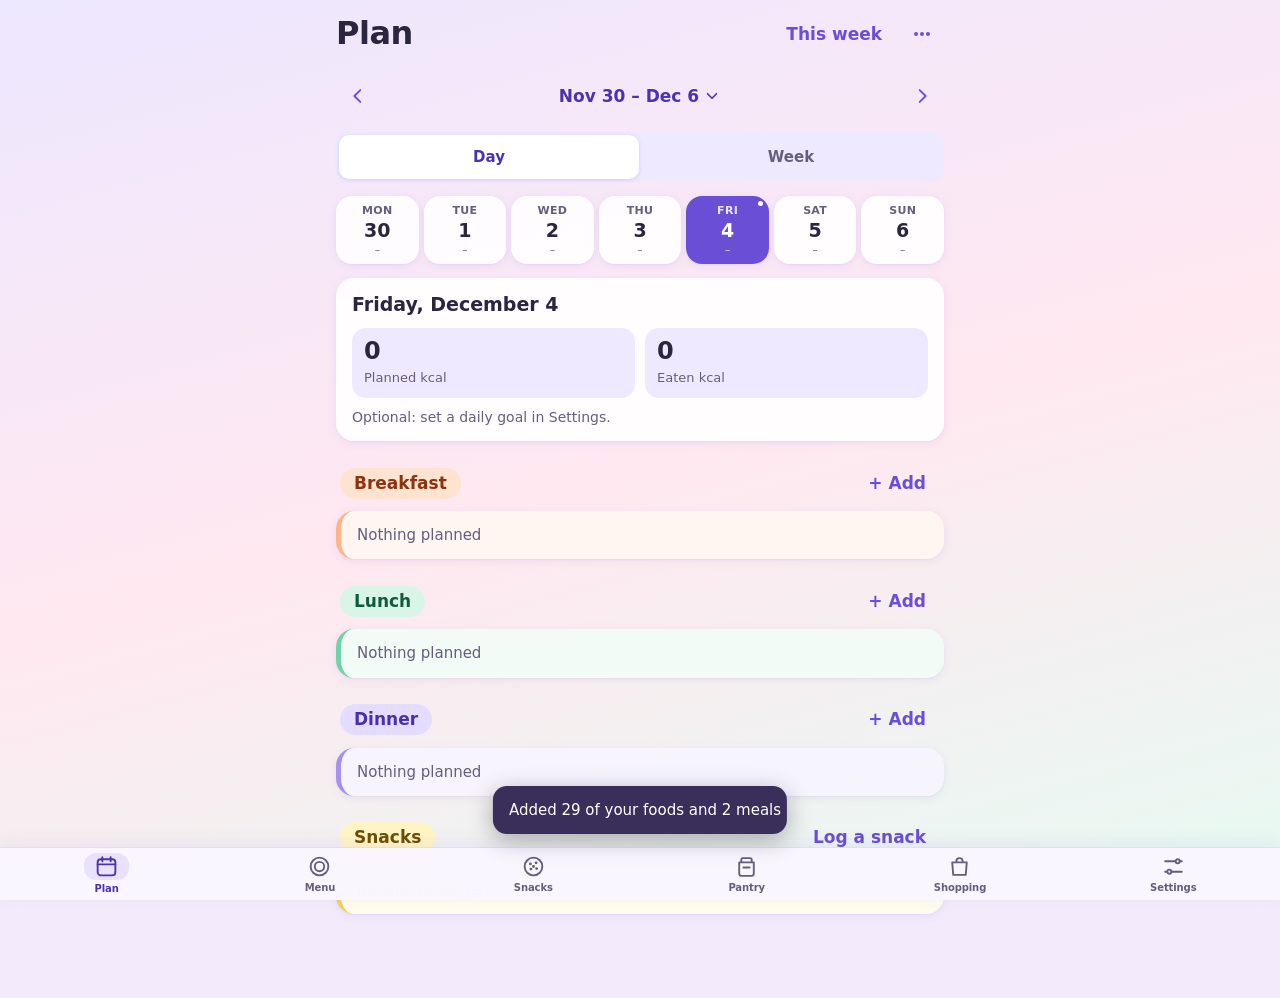
<file: index.html>
<!doctype html>
<html lang="en">
<head>
<meta charset="utf-8">
<meta name="viewport" content="width=device-width, initial-scale=1, viewport-fit=cover">
<title>Healthy Eating</title>
<meta name="description" content="Plan foods, track your pantry and keep a calm eye on calories.">
<meta name="theme-color" content="#EDE7FF">
<meta name="color-scheme" content="light">
<meta name="apple-mobile-web-app-capable" content="yes">
<meta name="mobile-web-app-capable" content="yes">
<meta name="apple-mobile-web-app-status-bar-style" content="default">
<meta name="apple-mobile-web-app-title" content="Eats">
<link rel="apple-touch-icon" href="apple-touch-icon.png">
<link rel="icon" type="image/png" href="icon-192.png">
<link rel="manifest" href="manifest.webmanifest">
<link rel="stylesheet" href="styles.css">
</head>
<body>
<main id="view" aria-live="polite"></main>

<nav id="tabbar" aria-label="Main">
  <button data-tab="plan" aria-label="Plan"><svg viewBox="0 0 24 24" aria-hidden="true"><rect x="3.5" y="5" width="17" height="15.5" rx="3"/><path d="M3.5 10h17M8 3v4M16 3v4"/></svg><span>Plan</span></button>
  <button data-tab="menu" aria-label="Menu"><svg viewBox="0 0 24 24" aria-hidden="true"><circle cx="12" cy="12" r="8.5"/><circle cx="12" cy="12" r="4.5"/></svg><span>Menu</span></button>
  <button data-tab="snacks" aria-label="Snacks"><svg viewBox="0 0 24 24" aria-hidden="true"><circle cx="12" cy="12" r="8.5"/><path stroke-width="2.8" d="M9 9.5h.01M14.5 8.5h.01M15 14h.01M9.5 14.5h.01M12 12h.01"/></svg><span>Snacks</span></button>
  <button data-tab="pantry" aria-label="Pantry"><svg viewBox="0 0 24 24" aria-hidden="true"><path d="M5 8h14v11a2 2 0 0 1-2 2H7a2 2 0 0 1-2-2zM7 8V5.5A1.5 1.5 0 0 1 8.5 4h7A1.5 1.5 0 0 1 17 5.5V8M9 13h6"/></svg><span>Pantry</span></button>
  <button data-tab="shopping" aria-label="Shopping"><svg viewBox="0 0 24 24" aria-hidden="true"><path d="M5 8h14l-1 12H6zM9 8V7a3 3 0 0 1 6 0v1"/></svg><span>Shopping</span><b id="badge" hidden>0</b></button>
  <button data-tab="settings" aria-label="Settings"><svg viewBox="0 0 24 24" aria-hidden="true"><path d="M4 7h10M18 7h2M4 17h2M10 17h10"/><circle cx="16" cy="7" r="2"/><circle cx="8" cy="17" r="2"/></svg><span>Settings</span></button>
</nav>

<div id="sheets"></div>
<div id="toast" role="status" aria-live="polite" hidden></div>
<noscript><p style="padding:24px;font-family:-apple-system,sans-serif">Healthy Eating needs JavaScript to run.</p></noscript>
<script src="seed-foods.js"></script>
<script src="emoji.js"></script>
<script src="app.js"></script>
</body>
</html>
</file>
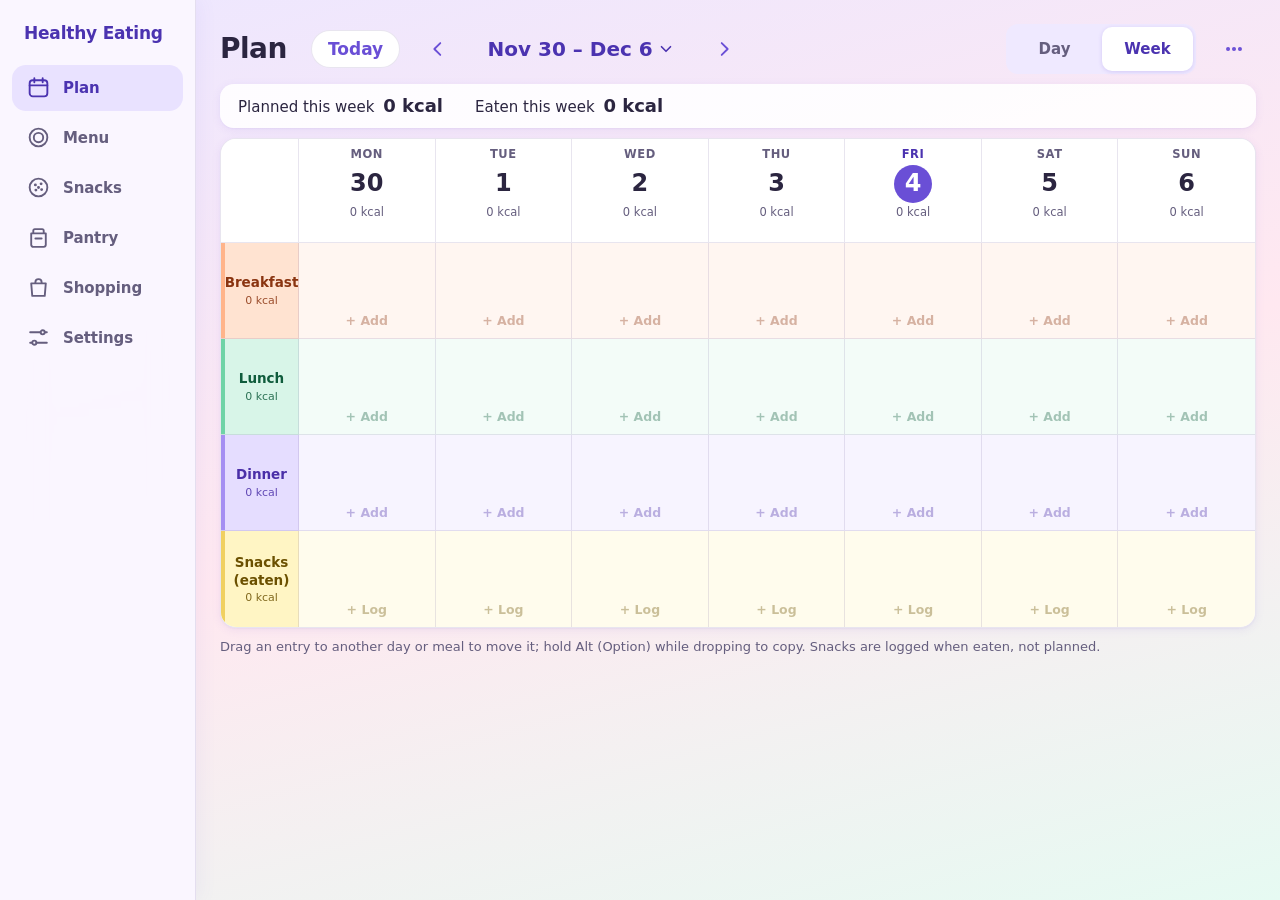
<file: laptop/index.html>
<!doctype html>
<html lang="en">
<head>
<meta charset="utf-8">
<meta name="viewport" content="width=device-width, initial-scale=1, viewport-fit=cover">
<title>Healthy Eating (Laptop)</title>
<meta name="description" content="Plan foods, track your pantry and keep a calm eye on calories.">
<meta name="theme-color" content="#EDE7FF">
<meta name="color-scheme" content="light">
<meta name="apple-mobile-web-app-capable" content="yes">
<meta name="mobile-web-app-capable" content="yes">
<meta name="apple-mobile-web-app-status-bar-style" content="default">
<meta name="apple-mobile-web-app-title" content="Eats">
<link rel="apple-touch-icon" href="apple-touch-icon.png">
<link rel="icon" type="image/png" href="icon-192.png">
<link rel="manifest" href="manifest.webmanifest">
<link rel="stylesheet" href="styles.css">
</head>
<body>
<main id="view" aria-live="polite"></main>

<nav id="tabbar" aria-label="Main">
  <button data-tab="plan" aria-label="Plan"><svg viewBox="0 0 24 24" aria-hidden="true"><rect x="3.5" y="5" width="17" height="15.5" rx="3"/><path d="M3.5 10h17M8 3v4M16 3v4"/></svg><span>Plan</span></button>
  <button data-tab="menu" aria-label="Menu"><svg viewBox="0 0 24 24" aria-hidden="true"><circle cx="12" cy="12" r="8.5"/><circle cx="12" cy="12" r="4.5"/></svg><span>Menu</span></button>
  <button data-tab="snacks" aria-label="Snacks"><svg viewBox="0 0 24 24" aria-hidden="true"><circle cx="12" cy="12" r="8.5"/><path stroke-width="2.8" d="M9 9.5h.01M14.5 8.5h.01M15 14h.01M9.5 14.5h.01M12 12h.01"/></svg><span>Snacks</span></button>
  <button data-tab="pantry" aria-label="Pantry"><svg viewBox="0 0 24 24" aria-hidden="true"><path d="M5 8h14v11a2 2 0 0 1-2 2H7a2 2 0 0 1-2-2zM7 8V5.5A1.5 1.5 0 0 1 8.5 4h7A1.5 1.5 0 0 1 17 5.5V8M9 13h6"/></svg><span>Pantry</span></button>
  <button data-tab="shopping" aria-label="Shopping"><svg viewBox="0 0 24 24" aria-hidden="true"><path d="M5 8h14l-1 12H6zM9 8V7a3 3 0 0 1 6 0v1"/></svg><span>Shopping</span><b id="badge" hidden>0</b></button>
  <button data-tab="settings" aria-label="Settings"><svg viewBox="0 0 24 24" aria-hidden="true"><path d="M4 7h10M18 7h2M4 17h2M10 17h10"/><circle cx="16" cy="7" r="2"/><circle cx="8" cy="17" r="2"/></svg><span>Settings</span></button>
</nav>

<div id="sheets"></div>
<div id="toast" role="status" aria-live="polite" hidden></div>
<noscript><p style="padding:24px;font-family:-apple-system,sans-serif">Healthy Eating needs JavaScript to run.</p></noscript>
<script src="seed-foods.js"></script>
<script src="emoji.js"></script>
<script src="app.js"></script>
</body>
</html>
</file>
<file: styles.css>
/* Always the soft pastel light theme, even when the phone is in dark mode. */
:root {
  --bg: #F3EAFB; --card: rgba(255,255,255,.88); --card-solid: #FFFFFF; --sheet: #FAF7FF;
  --text: #2B2540; --muted: #655E7E;
  --line: rgba(90,70,140,.14); --field: #EFE9FF;
  --accent: #6A4FD6; --accent-ink: #FFFFFF; --accent-soft: #E9E2FF; --accent-text: #4B33B0;
  --ok-soft: #D5F5E6; --ok-text: #0F5C3C;
  --warn-soft: #FFE0D0; --warn-text: #8A3410;
  --est-soft: #E6DEFF; --est-text: #4A2FA8;
  --danger: #B42318; --danger-soft: #FFE4E4; --track: #E8E0FA;
  --shadow: 0 2px 10px rgba(106,79,214,.09), 0 1px 2px rgba(106,79,214,.06);
  --tab-h: 52px;
  --sat: env(safe-area-inset-top, 0px); --sab: env(safe-area-inset-bottom, 0px);
  --sal: env(safe-area-inset-left, 0px); --sar: env(safe-area-inset-right, 0px);
  color-scheme: light;
}
[data-slot="breakfast"] { --slot-bg: #FFE3D1; --slot-bd: #FFB48A; --slot-ink: #8A3410; }
[data-slot="lunch"]     { --slot-bg: #D8F5E8; --slot-bd: #6FD3A6; --slot-ink: #0F5C3C; }
[data-slot="dinner"]    { --slot-bg: #E5DDFF; --slot-bd: #A58FF2; --slot-ink: #4A2FA8; }
[data-slot="snack"]     { --slot-bg: #FFF5C4; --slot-bd: #F0D060; --slot-ink: #6B5000; }
* { box-sizing: border-box; -webkit-tap-highlight-color: transparent; }
html { -webkit-text-size-adjust: 100%; background: var(--bg); }
/* fixed gradient on a pseudo-element so it does not jump on scroll (iOS ignores background-attachment: fixed) */
body::before { content: ""; position: fixed; inset: 0; z-index: -1; background: linear-gradient(165deg, #EDE7FF 0%, #FFE8F0 52%, #E6FAF2 100%); }
body {
  margin: 0; background: transparent; color: var(--text);
  font: 17px/1.35 -apple-system, BlinkMacSystemFont, "SF Pro Text", "Helvetica Neue", system-ui, sans-serif;
  -webkit-font-smoothing: antialiased; min-height: 100vh; min-height: 100dvh;
}
body.locked { overflow: hidden; }
button { font: inherit; color: inherit; background: none; border: 0; padding: 0; cursor: pointer; touch-action: manipulation; }
button:disabled { opacity: .45; cursor: default; }
input, textarea, select { font: inherit; font-size: 16px; color: var(--text); }
h1, h2, h3, p { margin: 0; }
[hidden] { display: none !important; }
:focus-visible { outline: 2px solid var(--accent); outline-offset: 2px; }

#view {
  max-width: 640px; margin: 0 auto;
  padding: calc(var(--sat) + 8px) calc(var(--sar) + 16px) calc(var(--tab-h) + var(--sab) + 32px) calc(var(--sal) + 16px);
}
.view > * + * { margin-top: 14px; }

/* header */
.top { display: flex; align-items: center; justify-content: space-between; min-height: 52px; gap: 8px; }
.top h1 { font-size: 32px; font-weight: 800; letter-spacing: -.5px; }
.top-actions { display: flex; align-items: center; gap: 4px; }
.sub { color: var(--muted); font-size: 14px; }

.icon-btn { width: 44px; height: 44px; display: inline-grid; place-items: center; border-radius: 22px; color: var(--accent); }
.icon-btn:active { background: var(--field); }
.icon-btn svg, .tick svg { width: 22px; height: 22px; fill: none; stroke: currentColor; stroke-width: 2; stroke-linecap: round; stroke-linejoin: round; }
.icon-btn.muted { color: var(--muted); }

.pill-btn { min-height: 44px; padding: 0 14px; border-radius: 22px; color: var(--accent); font-weight: 600; }
.pill-btn:active { background: var(--field); }
.btn { min-height: 48px; padding: 0 20px; border-radius: 16px; font-weight: 600; background: var(--accent); color: var(--accent-ink); display: inline-flex; align-items: center; justify-content: center; gap: 6px; }
.btn:active { filter: brightness(.92); }
.btn.secondary { background: var(--field); color: var(--text); }
.btn.tonal { background: var(--accent-soft); color: var(--accent-text); }
.btn.danger { background: var(--danger-soft); color: var(--danger); }
.btn.block { width: 100%; }

/* cards & lists */
.card { background: var(--card); border-radius: 18px; overflow: hidden; box-shadow: var(--shadow); }
.pad { padding: 14px 16px; }
.group-title { font-size: 13px; font-weight: 600; text-transform: uppercase; letter-spacing: .5px; color: var(--muted); margin: 18px 4px 6px; }
.row { display: flex; align-items: center; gap: 8px; min-height: 52px; padding: 8px 8px 8px 16px; position: relative; text-align: left; width: 100%; }
.row + .row::before { content: ""; position: absolute; top: 0; left: 16px; right: 0; border-top: .5px solid var(--line); }
.row .grow { flex: 1; min-width: 0; }
.row .name { font-weight: 500; overflow-wrap: anywhere; }
.row .meta { font-size: 13px; color: var(--muted); }
button.row:active { background: var(--field); }

.empty { text-align: center; color: var(--muted); padding: 36px 24px; font-size: 15px; }
.empty strong { display: block; color: var(--text); font-size: 17px; margin-bottom: 4px; }

/* forms */
.field { display: block; }
.field > span { display: block; font-size: 13px; font-weight: 600; color: var(--muted); margin: 0 4px 6px; }
.input { width: 100%; min-height: 48px; padding: 10px 14px; border: 0; border-radius: 12px; background: var(--field); outline: none; -webkit-appearance: none; appearance: none; }
.input:focus { box-shadow: 0 0 0 2px var(--accent); }
textarea.input { min-height: 84px; resize: vertical; }
.form-row { display: flex; gap: 8px; }
.form-row > * { flex: 1; min-width: 0; }
.form-row > .btn { flex: 0 0 auto; }
.stack > * + * { margin-top: 12px; }
.err { color: var(--danger); font-size: 14px; margin: 6px 4px 0; }
.search { position: relative; }
.search .input { padding-left: 38px; }
.search svg { position: absolute; left: 12px; top: 15px; width: 18px; height: 18px; stroke: var(--muted); fill: none; stroke-width: 2; stroke-linecap: round; }

.chips { display: flex; gap: 8px; flex-wrap: wrap; }
.chip { min-height: 36px; padding: 0 14px; border-radius: 18px; background: var(--card-solid); font-size: 15px; font-weight: 500; border: 1px solid var(--line); }
.chip[aria-pressed="true"] { background: var(--accent); color: var(--accent-ink); border-color: var(--accent); }
.seg { display: flex; background: var(--field); border-radius: 12px; padding: 3px; gap: 2px; }
.seg button { flex: 1; min-height: 44px; border-radius: 10px; font-weight: 600; font-size: 15px; color: var(--muted); }
.seg button[aria-pressed="true"] { background: var(--card-solid); color: var(--accent-text); box-shadow: 0 1px 4px rgba(106,79,214,.2); }

.tag { display: inline-block; font-size: 12.5px; font-weight: 600; padding: 2px 9px; border-radius: 10px; margin-top: 3px; max-width: 100%; overflow-wrap: anywhere; }
.tag.ok { background: var(--ok-soft); color: var(--ok-text); }
.tag.est { background: var(--est-soft); color: var(--est-text); }
.tag.warn { background: var(--warn-soft); color: var(--warn-text); }
.tag.plain { background: var(--field); color: var(--muted); }
.kcal { font-variant-numeric: tabular-nums; color: var(--muted); font-size: 15px; white-space: nowrap; padding-right: 8px; }

.toggle { min-width: 64px; min-height: 36px; padding: 0 12px; border-radius: 18px; font-weight: 600; font-size: 14px; margin-right: 4px; background: var(--ok-soft); color: var(--ok-text); }
.toggle[aria-checked="false"] { background: var(--warn-soft); color: var(--warn-text); }
.toggle-wrap { min-height: 44px; display: grid; place-items: center; }

.circle { width: 44px; height: 44px; display: grid; place-items: center; flex: none; }
.circle i { width: 26px; height: 26px; border-radius: 50%; border: 2px solid var(--muted); display: grid; place-items: center; color: transparent; transition: background .12s; }
.circle i svg { width: 15px; height: 15px; fill: none; stroke: currentColor; stroke-width: 3.2; stroke-linecap: round; stroke-linejoin: round; }
.circle[aria-checked="true"] i { background: var(--accent); border-color: var(--accent); color: var(--accent-ink); }

/* plan */
.weeknav { display: flex; align-items: center; justify-content: space-between; }
.weeknav .range { font-weight: 600; font-size: 17px; text-align: center; flex: 1; }
.days { display: grid; grid-template-columns: repeat(7, 1fr); gap: 5px; }
.day { min-height: 68px; border-radius: 16px; background: var(--card); box-shadow: var(--shadow); display: flex; flex-direction: column; align-items: center; justify-content: center; gap: 1px; padding: 6px 0; position: relative; }
.day .dow { font-size: 11px; font-weight: 600; text-transform: uppercase; color: var(--muted); letter-spacing: .3px; }
.day .num { font-size: 19px; font-weight: 700; line-height: 1.1; }
.day .tot { font-size: 10.5px; color: var(--muted); font-variant-numeric: tabular-nums; min-height: 13px; }
.day[aria-pressed="true"] { background: var(--accent); color: var(--accent-ink); }
.day[aria-pressed="true"] .dow, .day[aria-pressed="true"] .tot { color: inherit; opacity: .85; }
.day.today:not([aria-pressed="true"]) .num { color: var(--accent); }
.day.today::after { content: ""; position: absolute; top: 5px; right: 6px; width: 5px; height: 5px; border-radius: 50%; background: var(--accent); }
.day[aria-pressed="true"].today::after { background: var(--accent-ink); }

.summary .date { font-weight: 700; font-size: 19px; }
.stats { display: grid; grid-template-columns: 1fr 1fr; gap: 10px; margin-top: 10px; }
.stat { background: var(--field); border-radius: 14px; padding: 10px 12px; }
.stat b { display: block; font-size: 24px; font-weight: 700; font-variant-numeric: tabular-nums; line-height: 1.15; }
.stat span { font-size: 13px; color: var(--muted); }
.goal { margin-top: 12px; }
.goal .line { display: flex; justify-content: space-between; font-size: 15px; margin-bottom: 6px; }
.goal .line b { font-variant-numeric: tabular-nums; }
.bar { height: 10px; border-radius: 5px; background: var(--track); overflow: hidden; }
.bar > i { display: block; height: 100%; background: linear-gradient(90deg, #B7A4FF, #FF9EC4); border-radius: 5px; transition: width .25s; }

.slot-head { display: flex; align-items: center; justify-content: space-between; margin: 20px 4px 6px; min-height: 44px; }
.slot-head h2 { font-size: 17px; font-weight: 700; padding: 4px 14px; border-radius: 16px; background: var(--slot-bg, var(--field)); color: var(--slot-ink, var(--text)); }
section[data-slot] > .card { border-left: 5px solid var(--slot-bd); background: rgba(255,255,255,.88); background: color-mix(in srgb, var(--slot-bg) 28%, rgba(255,255,255,.9)); }
.slot-head .sub { margin-left: 8px; font-weight: 500; }
.slot-head .left { display: flex; align-items: baseline; }
.entry { padding-left: 2px; }
.entry .name.done { color: var(--muted); }
.slot-empty { padding: 14px 16px; color: var(--muted); font-size: 15px; }

/* tab bar */
#tabbar {
  position: fixed; left: 0; right: 0; bottom: 0; z-index: 20; display: grid; grid-template-columns: repeat(6, 1fr);
  padding: 0 var(--sar) var(--sab) var(--sal);
  background: rgba(250,246,255,.97);
  -webkit-backdrop-filter: saturate(180%) blur(20px); backdrop-filter: saturate(180%) blur(20px);
  border-top: .5px solid var(--line);
  box-shadow: 0 -4px 18px rgba(106,79,214,.08);
}
#tabbar button { height: var(--tab-h); min-width: 44px; display: flex; flex-direction: column; align-items: center; justify-content: center; gap: 2px; color: var(--muted); font-size: 10.5px; font-weight: 600; position: relative; }
#tabbar svg { width: 25px; height: 25px; fill: none; stroke: currentColor; stroke-width: 1.8; stroke-linecap: round; stroke-linejoin: round; }
#tabbar button[aria-current="page"] { color: var(--accent-text); }
#tabbar button[aria-current="page"] svg { background: var(--accent-soft); border-radius: 12px; padding: 1px 10px; box-sizing: content-box; stroke: var(--accent-text); }
#badge { position: absolute; top: 3px; left: calc(50% + 6px); min-width: 18px; height: 18px; padding: 0 5px; border-radius: 9px; background: var(--accent); color: var(--accent-ink); font-size: 11px; line-height: 18px; text-align: center; font-weight: 700; }

/* sheets */
#sheets { position: relative; z-index: 50; }
.backdrop { position: fixed; inset: 0; background: rgba(60,40,110,.32); display: flex; align-items: flex-end; justify-content: center; animation: fade .18s ease-out; }
.sheet { background: var(--sheet); width: 100%; max-width: 640px; max-height: 90vh; max-height: 90dvh; border-radius: 20px 20px 0 0; display: flex; flex-direction: column; animation: up .22s ease-out; overflow: hidden; }
.sheet-head { display: flex; align-items: center; justify-content: space-between; padding: 6px 8px 0 20px; min-height: 56px; flex: none; }
.sheet-head h2 { font-size: 20px; font-weight: 700; }
.sheet-body { overflow-y: auto; -webkit-overflow-scrolling: touch; padding: 8px 16px 16px; flex: 1; overscroll-behavior: contain; }
.sheet-foot { padding: 10px 16px calc(var(--sab) + 12px); border-top: .5px solid var(--line); background: var(--sheet); flex: none; display: flex; gap: 8px; }
.sheet-foot .btn { flex: 1; }
.sheet-body > * + * { margin-top: 14px; }
.sheet .card .row { padding-left: 14px; }
.sheet .card { box-shadow: none; background: var(--card-solid); }
@keyframes up { from { transform: translateY(40px); opacity: .6; } }
@keyframes fade { from { opacity: 0; } }

#toast { position: fixed; left: 50%; width: max-content; transform: translateX(-50%); bottom: calc(var(--tab-h) + var(--sab) + 14px); z-index: 80; background: #3A2F5B; color: #fff; border-radius: 14px; padding: 4px 6px 4px 16px; display: flex; align-items: center; gap: 4px; max-width: min(92vw, 520px); box-shadow: 0 6px 24px rgba(0,0,0,.3); font-size: 15px; min-height: 48px; }
#toast button { min-height: 44px; padding: 0 12px; color: #CFC2FF; font-weight: 700; }

.warn-banner { background: var(--warn-soft); color: var(--warn-text); border-radius: 14px; padding: 12px 14px; font-size: 14.5px; }
.pick-list { max-height: 38vh; overflow-y: auto; }
.pick-row .name { font-weight: 500; }
.pick-row[aria-checked="true"] .name { color: var(--accent-text); }
.about { text-align: center; color: var(--muted); font-size: 13px; padding: 12px 0; }
.setting-desc { color: var(--muted); font-size: 14px; margin-bottom: 10px; }
.hidden-file { position: absolute; width: 1px; height: 1px; opacity: 0; pointer-events: none; }
@media (prefers-reduced-motion: reduce) { * { animation: none !important; transition: none !important; } }

/* v1.1 additions */
.chip-row { display: flex; flex-wrap: wrap; gap: 6px; align-items: center; }
.row .rt { text-align: right; flex: none; padding-right: 8px; }
.row .rt .kcal { padding-right: 0; display: block; color: var(--text); font-weight: 600; }
.row .sv { font-size: 13px; color: var(--muted); overflow-wrap: anywhere; }
.kcal.unk { color: var(--muted); font-weight: 500; }
.note-line { font-size: 13.5px; color: var(--warn-text); background: var(--warn-soft); border-radius: 12px; padding: 7px 12px; margin-top: 10px; }
.hint { font-size: 13px; color: var(--muted); margin: 6px 4px 0; }
.cal-row { align-items: stretch; }
.cal-row .btn { min-height: 48px; padding: 0 14px; font-size: 15px; }
.input:disabled { opacity: 1; color: var(--muted); background: var(--track); }
.comp { background: var(--field); border-radius: 16px; padding: 10px; display: grid; gap: 8px; }
.comp .r1 { display: flex; gap: 6px; align-items: center; }
.comp .r1 .input, .comp .r2 .input { background: var(--card-solid); }
.comp .r1 .input { flex: 1; min-width: 0; }
.comp .r2 { display: grid; grid-template-columns: 1fr 96px 48px; gap: 6px; }
.comp .r2 .btn { padding: 0; min-height: 48px; }
.comp .r2 .btn svg, .cal-row .btn svg { width: 20px; height: 20px; fill: none; stroke: currentColor; stroke-width: 2; stroke-linecap: round; }
.comp select.input { padding-right: 8px; }
.total-line { display: flex; justify-content: space-between; align-items: baseline; padding: 8px 4px 0; font-weight: 600; }
.total-line b { font-size: 20px; font-variant-numeric: tabular-nums; }
.stepper { display: grid; gap: 10px; }
.stepper .chips { gap: 6px; }
.stepper .chip { min-width: 52px; padding: 0 12px; font-size: 16px; }
.step-ctl { display: flex; align-items: center; justify-content: center; gap: 14px; }
.step-ctl button { width: 48px; height: 48px; border-radius: 24px; background: var(--accent-soft); color: var(--accent-text); display: grid; place-items: center; }
.step-ctl button svg { width: 22px; height: 22px; fill: none; stroke: currentColor; stroke-width: 2.4; stroke-linecap: round; }
.step-ctl output { min-width: 84px; text-align: center; font-size: 26px; font-weight: 700; font-variant-numeric: tabular-nums; }
.preview { text-align: center; color: var(--accent-text); font-weight: 600; background: var(--accent-soft); border-radius: 12px; padding: 8px 10px; overflow-wrap: anywhere; }
.lk-status { color: var(--muted); font-size: 14.5px; padding: 4px; }
.lk-status.bad { color: var(--warn-text); background: var(--warn-soft); border-radius: 12px; padding: 10px 12px; }
.lk-list .row { align-items: flex-start; padding-top: 10px; padding-bottom: 10px; }
.src { display: inline-block; font-size: 11.5px; font-weight: 700; padding: 1px 8px; border-radius: 9px; margin-right: 6px; }
.src.off { background: var(--ok-soft); color: var(--ok-text); }
.src.usda { background: var(--est-soft); color: var(--est-text); }
.attrib { text-align: center; font-size: 12px; color: var(--muted); }
.attrib a { color: var(--accent-text); }
.big-kcal { font-size: 28px; font-weight: 700; }
.ing-row .amt { font-size: 13px; color: var(--muted); overflow-wrap: anywhere; }
select.input { background-image: url("data:image/svg+xml,%3Csvg xmlns='http://www.w3.org/2000/svg' viewBox='0 0 24 24' fill='none' stroke='%23655E7E' stroke-width='2.4' stroke-linecap='round' stroke-linejoin='round'%3E%3Cpath d='M6 9l6 6 6-6'/%3E%3C/svg%3E"); background-repeat: no-repeat; background-position: right 12px center; background-size: 18px; padding-right: 38px; }

/* ===== v1.2: pictures, meals, missing ingredients, week planning ===== */
:root { --need-bg: #FFE4E1; --need-bd: #E08AA0; --need-ink: #8A1538; }

.tile { --ts: 48px; width: var(--ts); height: var(--ts); border-radius: calc(var(--ts) * .3); display: grid; place-items: center; flex: none; overflow: hidden;
  background: var(--tb, #E9E2FF); font-size: calc(var(--ts) * .56); line-height: 1; box-shadow: inset 0 0 0 1px rgba(90,70,140,.08);
  font-family: "Apple Color Emoji", "Segoe UI Emoji", "Noto Color Emoji", sans-serif; user-select: none; -webkit-user-select: none; }
.tile img { width: 100%; height: 100%; object-fit: cover; display: block; }
.t24 { --ts: 24px; } .t32 { --ts: 32px; } .t36 { --ts: 36px; } .t44 { --ts: 44px; } .t52 { --ts: 52px; } .t72 { --ts: 72px; } .t120 { --ts: 120px; }
.row.has-tile { gap: 12px; padding-left: 12px; }
.row.entry { gap: 6px; }
.sheet .card .row.has-tile { padding-left: 12px; }
.sv.clamp { display: -webkit-box; -webkit-line-clamp: 2; -webkit-box-orient: vertical; overflow: hidden; }

/* missing ingredients: warm rose card with a dashed border and a cart line */
.row.needs { background: var(--need-bg); border: 1.5px dashed var(--need-bd); border-radius: 14px; margin: 4px 6px; width: calc(100% - 12px); padding-right: 6px; }
.row.needs::before, .row.needs + .row::before { display: none; }
button.row.needs:active { background: #FFD3CF; }
.sheet .card .row.needs { background: var(--need-bg); }
.pickup { display: inline-flex; align-items: flex-start; gap: 5px; font-size: 13px; font-weight: 600; line-height: 1.3; color: var(--need-ink); text-align: left; margin-top: 3px; max-width: 100%; overflow-wrap: anywhere; }
.pickup svg { width: 14px; height: 14px; flex: none; margin-top: 2px; fill: none; stroke: currentColor; stroke-width: 2; stroke-linecap: round; stroke-linejoin: round; }
button.pickup { min-height: 28px; padding: 3px 0; text-decoration: underline dotted; text-underline-offset: 3px; }
.row.needs .name, .wk-entry.needs .nm { color: #3B1020; }

/* picture buttons and picker */
.pic-btn { display: flex; flex-direction: column; align-items: center; gap: 3px; flex: none; border-radius: 22px; }
.pic-btn:active { opacity: .8; }
.pic-hint { font-size: 12px; font-weight: 600; color: var(--accent-text); }
.form-row.pic-row { align-items: center; }
.form-row.pic-row > .pic-btn { flex: 0 0 auto; }
.emoji-grid { display: grid; grid-template-columns: repeat(6, 1fr); gap: 6px; }
.emoji-grid button { height: 48px; border-radius: 12px; background: var(--card-solid); font-size: 26px; line-height: 1; border: 1px solid var(--line); font-family: "Apple Color Emoji", "Segoe UI Emoji", "Noto Color Emoji", sans-serif; }
.emoji-grid button:active { background: var(--accent-soft); }
.btn svg { width: 20px; height: 20px; fill: none; stroke: currentColor; stroke-width: 2; stroke-linecap: round; stroke-linejoin: round; }
.detail-top { display: grid; justify-items: center; gap: 6px; text-align: center; }
.detail-top .chip-row { justify-content: center; }
.pick-head { display: flex; align-items: center; gap: 12px; }
.pick-head .grow { min-width: 0; }
.pick-head .sv { overflow-wrap: anywhere; font-size: 13px; color: var(--muted); }

/* meal editor */
.mi { background: var(--card-solid); border: 1px solid var(--line); border-radius: 16px; padding: 10px; display: grid; gap: 10px; }
.mi-top { display: flex; align-items: center; gap: 10px; }
.mi-top .grow { flex: 1; min-width: 0; }
.mi-top .name { font-weight: 500; overflow-wrap: anywhere; }
.mi-top .sv { font-size: 13px; color: var(--muted); overflow-wrap: anywhere; }
.mi-top .kcal { padding-right: 0; }
.mi .stepper .chip { min-width: 46px; padding: 0 10px; }

/* plan: week title button, week overview */
.weeknav .range-btn { display: inline-flex; align-items: center; justify-content: center; gap: 4px; min-height: 44px; color: var(--accent-text); }
.weeknav .range-btn svg { width: 18px; height: 18px; fill: none; stroke: currentColor; stroke-width: 2.2; stroke-linecap: round; stroke-linejoin: round; }
.wk-sum { display: flex; justify-content: space-between; align-items: baseline; }
.wk-sum b { font-size: 20px; font-variant-numeric: tabular-nums; }
.daycard { padding: 4px 12px 6px; }
.daycard.today { box-shadow: 0 0 0 2px var(--accent), var(--shadow); }
.dc-head { display: flex; align-items: center; justify-content: space-between; gap: 8px; min-height: 48px; }
.dc-name { min-height: 44px; display: inline-flex; align-items: baseline; gap: 8px; text-align: left; color: var(--accent-text); }
.dc-name b { font-size: 19px; font-weight: 800; }
.dc-name span { font-size: 15px; color: var(--muted); font-weight: 500; }
.dc-tot { font-size: 14px; font-weight: 600; font-variant-numeric: tabular-nums; color: var(--muted); text-align: right; }
.dc-tot.over { color: var(--warn-text); }
.pill { font-size: 13px; font-weight: 700; padding: 3px 11px; border-radius: 12px; background: var(--slot-bg); color: var(--slot-ink); }
.wk-empty { display: flex; align-items: center; justify-content: space-between; width: 100%; min-height: 44px; border-top: .5px solid var(--line); text-align: left; }
.wk-add { color: var(--accent-text); font-weight: 600; font-size: 14px; padding-right: 4px; }
.wk-slot { border-top: .5px solid var(--line); padding-bottom: 4px; }
.wk-hd { display: flex; align-items: center; gap: 8px; min-height: 44px; }
.wk-hd .sp { flex: 1; }
.wk-hd .icon-btn { width: 40px; height: 40px; }
.wk-entry { border-radius: 12px; }
.wk-main { display: flex; align-items: center; gap: 10px; width: 100%; text-align: left; min-height: 44px; padding: 3px 2px; }
.wk-main .nm { flex: 1; min-width: 0; font-weight: 500; font-size: 15.5px; overflow-wrap: anywhere; }
.wk-main .nm.done { color: var(--muted); text-decoration: line-through; }
.wk-main .k { font-size: 14px; color: var(--muted); font-variant-numeric: tabular-nums; white-space: nowrap; }
.wk-entry.needs { background: var(--need-bg); border: 1.5px dashed var(--need-bd); padding: 2px 8px 6px; margin: 2px 0; }

/* calendar */
.cal-head { display: flex; align-items: center; justify-content: space-between; }
.cal-head b { font-size: 17px; }
.cal-dow, .cal-week { display: grid; grid-template-columns: repeat(7, 1fr); }
.cal-dow span { text-align: center; font-size: 12px; font-weight: 700; color: var(--muted); padding: 4px 0; }
.cal-week { border-radius: 14px; padding: 1px 0; }
.cal-week.sel { background: var(--accent-soft); box-shadow: inset 0 0 0 1.5px var(--accent); }
.cal-day { min-height: 44px; border-radius: 12px; font-size: 16px; font-weight: 600; font-variant-numeric: tabular-nums; }
.cal-day.out { font-weight: 400; color: var(--muted); }
.cal-day.today { color: var(--accent-text); text-decoration: underline; text-underline-offset: 4px; }
.cal-day[aria-pressed="true"] { background: var(--accent); color: var(--accent-ink); text-decoration: none; }
.daypick { display: grid; grid-template-columns: repeat(7, 1fr); gap: 5px; }
.daypick button { min-height: 58px; border-radius: 14px; background: var(--card-solid); border: 1px solid var(--line); display: flex; flex-direction: column; align-items: center; justify-content: center; font-size: 11px; font-weight: 600; text-transform: uppercase; color: var(--muted); }
.daypick button b { font-size: 18px; color: var(--text); text-transform: none; }
.daypick button[aria-pressed="true"] { background: var(--accent); border-color: var(--accent); color: var(--accent-ink); }
.daypick button[aria-pressed="true"] b { color: var(--accent-ink); }
.sheet-body { overflow-x: hidden; }
.pick-list { max-height: 42vh; }

/* ===== v1.3: snacks (logged, not planned) ===== */
#tabbar button { font-size: 10px; letter-spacing: -.1px; }
.snack-date .sd-row { display: flex; align-items: center; gap: 8px; margin-bottom: 8px; }
.date-btn { display: inline-flex; align-items: center; gap: 4px; min-height: 44px; padding: 0 12px; border-radius: 22px; background: var(--accent-soft); color: var(--accent-text); font-weight: 700; font-size: 17px; }
.date-btn svg { width: 18px; height: 18px; fill: none; stroke: currentColor; stroke-width: 2.4; stroke-linecap: round; stroke-linejoin: round; }
.snack-date .chip { min-height: 44px; padding: 0 18px; }
.snack-grid { display: grid; grid-template-columns: repeat(auto-fill, minmax(150px, 1fr)); gap: 10px; }
.snack-tile { position: relative; background: var(--card); border-radius: 18px; box-shadow: var(--shadow); min-width: 0; }
.snack-main { width: 100%; min-height: 148px; padding: 12px 10px 10px; display: flex; flex-direction: column; align-items: center; gap: 3px; text-align: center; border-radius: 18px;
  -webkit-touch-callout: none; -webkit-user-select: none; user-select: none; }
.snack-main:active { background: var(--accent-soft); }
.snack-main .tile { --ts: 56px; margin-bottom: 4px; }
.sn-name { font-weight: 700; font-size: 16px; line-height: 1.2; overflow-wrap: anywhere; display: -webkit-box; -webkit-line-clamp: 2; -webkit-box-orient: vertical; overflow: hidden; }
.sn-serv { font-size: 12.5px; color: var(--muted); overflow-wrap: anywhere; display: -webkit-box; -webkit-line-clamp: 1; -webkit-box-orient: vertical; overflow: hidden; }
.sn-kcal { font-size: 14px; font-weight: 600; color: var(--accent-text); font-variant-numeric: tabular-nums; }
.snack-more { position: absolute; top: 0; right: 0; width: 44px; height: 44px; }
.snack-tile.needs { background: var(--need-bg); border: 1.5px dashed var(--need-bd); }
.snack-tile.needs .sn-name { color: #3B1020; }
.snack-tile.needs .snack-main:active { background: #FFD3CF; }
.snack-tile .pickup { justify-content: center; font-size: 12px; text-align: center; }
.snack-day .slot-head h2 { background: var(--field); }
.snack-week { display: grid; grid-template-columns: repeat(7, 1fr); gap: 5px; }
.sw-day { min-height: 64px; border-radius: 14px; background: var(--field); display: flex; flex-direction: column; align-items: center; justify-content: center; gap: 1px; }
.sw-day .dow { font-size: 10.5px; font-weight: 600; text-transform: uppercase; color: var(--muted); }
.sw-day .num { font-size: 17px; font-weight: 700; line-height: 1.1; }
.sw-day .tot { font-size: 11px; color: var(--muted); font-variant-numeric: tabular-nums; }
.sw-day.today:not([aria-pressed="true"]) .num { color: var(--accent); }
.sw-day[aria-pressed="true"] { background: var(--accent); color: var(--accent-ink); }
.sw-day[aria-pressed="true"] .dow, .sw-day[aria-pressed="true"] .tot { color: inherit; opacity: .9; }
.snack-chips { display: flex; flex-wrap: wrap; gap: 6px; padding: 10px 12px; }
.snack-chip { display: inline-flex; align-items: center; gap: 6px; background: var(--card-solid); border: 1px solid var(--line); border-radius: 16px; padding: 3px 10px 3px 4px; font-size: 14px; max-width: 100%; }
.snack-chip .sc-n { font-weight: 600; overflow-wrap: anywhere; }
.snack-chip .sc-k { color: var(--muted); font-variant-numeric: tabular-nums; white-space: nowrap; }
.wk-snacks { display: flex; align-items: center; width: 100%; min-height: 44px; border-top: .5px solid var(--line); font-size: 14px; font-weight: 600; color: var(--slot-ink); }
.wk-snacks span { background: var(--slot-bg); border-radius: 12px; padding: 3px 11px; }
.wk-snacks, .snack-chips { --slot-bg: #FFF5C4; --slot-ink: #6B5000; }
.switch-row { display: flex; align-items: center; justify-content: space-between; gap: 12px; width: 100%; min-height: 48px; padding: 0 4px; text-align: left; font-weight: 600; }
.switch { width: 52px; height: 32px; border-radius: 16px; background: var(--track); position: relative; flex: none; transition: background .15s; }
.switch i { position: absolute; top: 3px; left: 3px; width: 26px; height: 26px; border-radius: 50%; background: #fff; box-shadow: 0 1px 3px rgba(0,0,0,.25); transition: transform .15s; }
.switch-row[aria-checked="true"] .switch { background: var(--accent); }
.switch-row[aria-checked="true"] .switch i { transform: translateX(20px); }
.switch-row.compact { width: auto; min-height: 44px; font-size: 13px; color: var(--muted); padding: 0 8px 0 0; }
</file>
<file: laptop/styles.css>
/* Always the soft pastel light theme, even when the phone is in dark mode. */
:root {
  --bg: #F3EAFB; --card: rgba(255,255,255,.88); --card-solid: #FFFFFF; --sheet: #FAF7FF;
  --text: #2B2540; --muted: #655E7E;
  --line: rgba(90,70,140,.14); --field: #EFE9FF;
  --accent: #6A4FD6; --accent-ink: #FFFFFF; --accent-soft: #E9E2FF; --accent-text: #4B33B0;
  --ok-soft: #D5F5E6; --ok-text: #0F5C3C;
  --warn-soft: #FFE0D0; --warn-text: #8A3410;
  --est-soft: #E6DEFF; --est-text: #4A2FA8;
  --danger: #B42318; --danger-soft: #FFE4E4; --track: #E8E0FA;
  --shadow: 0 2px 10px rgba(106,79,214,.09), 0 1px 2px rgba(106,79,214,.06);
  --tab-h: 52px;
  --sat: env(safe-area-inset-top, 0px); --sab: env(safe-area-inset-bottom, 0px);
  --sal: env(safe-area-inset-left, 0px); --sar: env(safe-area-inset-right, 0px);
  color-scheme: light;
}
[data-slot="breakfast"] { --slot-bg: #FFE3D1; --slot-bd: #FFB48A; --slot-ink: #8A3410; }
[data-slot="lunch"]     { --slot-bg: #D8F5E8; --slot-bd: #6FD3A6; --slot-ink: #0F5C3C; }
[data-slot="dinner"]    { --slot-bg: #E5DDFF; --slot-bd: #A58FF2; --slot-ink: #4A2FA8; }
[data-slot="snack"]     { --slot-bg: #FFF5C4; --slot-bd: #F0D060; --slot-ink: #6B5000; }
* { box-sizing: border-box; -webkit-tap-highlight-color: transparent; }
html { -webkit-text-size-adjust: 100%; background: var(--bg); }
/* fixed gradient on a pseudo-element so it does not jump on scroll (iOS ignores background-attachment: fixed) */
body::before { content: ""; position: fixed; inset: 0; z-index: -1; background: linear-gradient(165deg, #EDE7FF 0%, #FFE8F0 52%, #E6FAF2 100%); }
body {
  margin: 0; background: transparent; color: var(--text);
  font: 17px/1.35 -apple-system, BlinkMacSystemFont, "SF Pro Text", "Helvetica Neue", system-ui, sans-serif;
  -webkit-font-smoothing: antialiased; min-height: 100vh; min-height: 100dvh;
}
body.locked { overflow: hidden; }
button { font: inherit; color: inherit; background: none; border: 0; padding: 0; cursor: pointer; touch-action: manipulation; }
button:disabled { opacity: .45; cursor: default; }
input, textarea, select { font: inherit; font-size: 16px; color: var(--text); }
h1, h2, h3, p { margin: 0; }
[hidden] { display: none !important; }
:focus-visible { outline: 2px solid var(--accent); outline-offset: 2px; }

#view {
  max-width: 640px; margin: 0 auto;
  padding: calc(var(--sat) + 8px) calc(var(--sar) + 16px) calc(var(--tab-h) + var(--sab) + 32px) calc(var(--sal) + 16px);
}
.view > * + * { margin-top: 14px; }

/* header */
.top { display: flex; align-items: center; justify-content: space-between; min-height: 52px; gap: 8px; }
.top h1 { font-size: 32px; font-weight: 800; letter-spacing: -.5px; }
.top-actions { display: flex; align-items: center; gap: 4px; }
.sub { color: var(--muted); font-size: 14px; }

.icon-btn { width: 44px; height: 44px; display: inline-grid; place-items: center; border-radius: 22px; color: var(--accent); }
.icon-btn:active { background: var(--field); }
.icon-btn svg, .tick svg { width: 22px; height: 22px; fill: none; stroke: currentColor; stroke-width: 2; stroke-linecap: round; stroke-linejoin: round; }
.icon-btn.muted { color: var(--muted); }

.pill-btn { min-height: 44px; padding: 0 14px; border-radius: 22px; color: var(--accent); font-weight: 600; }
.pill-btn:active { background: var(--field); }
.btn { min-height: 48px; padding: 0 20px; border-radius: 16px; font-weight: 600; background: var(--accent); color: var(--accent-ink); display: inline-flex; align-items: center; justify-content: center; gap: 6px; }
.btn:active { filter: brightness(.92); }
.btn.secondary { background: var(--field); color: var(--text); }
.btn.tonal { background: var(--accent-soft); color: var(--accent-text); }
.btn.danger { background: var(--danger-soft); color: var(--danger); }
.btn.block { width: 100%; }

/* cards & lists */
.card { background: var(--card); border-radius: 18px; overflow: hidden; box-shadow: var(--shadow); }
.pad { padding: 14px 16px; }
.group-title { font-size: 13px; font-weight: 600; text-transform: uppercase; letter-spacing: .5px; color: var(--muted); margin: 18px 4px 6px; }
.row { display: flex; align-items: center; gap: 8px; min-height: 52px; padding: 8px 8px 8px 16px; position: relative; text-align: left; width: 100%; }
.row + .row::before { content: ""; position: absolute; top: 0; left: 16px; right: 0; border-top: .5px solid var(--line); }
.row .grow { flex: 1; min-width: 0; }
.row .name { font-weight: 500; overflow-wrap: anywhere; }
.row .meta { font-size: 13px; color: var(--muted); }
button.row:active { background: var(--field); }

.empty { text-align: center; color: var(--muted); padding: 36px 24px; font-size: 15px; }
.empty strong { display: block; color: var(--text); font-size: 17px; margin-bottom: 4px; }

/* forms */
.field { display: block; }
.field > span { display: block; font-size: 13px; font-weight: 600; color: var(--muted); margin: 0 4px 6px; }
.input { width: 100%; min-height: 48px; padding: 10px 14px; border: 0; border-radius: 12px; background: var(--field); outline: none; -webkit-appearance: none; appearance: none; }
.input:focus { box-shadow: 0 0 0 2px var(--accent); }
textarea.input { min-height: 84px; resize: vertical; }
.form-row { display: flex; gap: 8px; }
.form-row > * { flex: 1; min-width: 0; }
.form-row > .btn { flex: 0 0 auto; }
.stack > * + * { margin-top: 12px; }
.err { color: var(--danger); font-size: 14px; margin: 6px 4px 0; }
.search { position: relative; }
.search .input { padding-left: 38px; }
.search svg { position: absolute; left: 12px; top: 15px; width: 18px; height: 18px; stroke: var(--muted); fill: none; stroke-width: 2; stroke-linecap: round; }

.chips { display: flex; gap: 8px; flex-wrap: wrap; }
.chip { min-height: 36px; padding: 0 14px; border-radius: 18px; background: var(--card-solid); font-size: 15px; font-weight: 500; border: 1px solid var(--line); }
.chip[aria-pressed="true"] { background: var(--accent); color: var(--accent-ink); border-color: var(--accent); }
.seg { display: flex; background: var(--field); border-radius: 12px; padding: 3px; gap: 2px; }
.seg button { flex: 1; min-height: 44px; border-radius: 10px; font-weight: 600; font-size: 15px; color: var(--muted); }
.seg button[aria-pressed="true"] { background: var(--card-solid); color: var(--accent-text); box-shadow: 0 1px 4px rgba(106,79,214,.2); }

.tag { display: inline-block; font-size: 12.5px; font-weight: 600; padding: 2px 9px; border-radius: 10px; margin-top: 3px; max-width: 100%; overflow-wrap: anywhere; }
.tag.ok { background: var(--ok-soft); color: var(--ok-text); }
.tag.est { background: var(--est-soft); color: var(--est-text); }
.tag.warn { background: var(--warn-soft); color: var(--warn-text); }
.tag.plain { background: var(--field); color: var(--muted); }
.kcal { font-variant-numeric: tabular-nums; color: var(--muted); font-size: 15px; white-space: nowrap; padding-right: 8px; }

.toggle { min-width: 64px; min-height: 36px; padding: 0 12px; border-radius: 18px; font-weight: 600; font-size: 14px; margin-right: 4px; background: var(--ok-soft); color: var(--ok-text); }
.toggle[aria-checked="false"] { background: var(--warn-soft); color: var(--warn-text); }
.toggle-wrap { min-height: 44px; display: grid; place-items: center; }

.circle { width: 44px; height: 44px; display: grid; place-items: center; flex: none; }
.circle i { width: 26px; height: 26px; border-radius: 50%; border: 2px solid var(--muted); display: grid; place-items: center; color: transparent; transition: background .12s; }
.circle i svg { width: 15px; height: 15px; fill: none; stroke: currentColor; stroke-width: 3.2; stroke-linecap: round; stroke-linejoin: round; }
.circle[aria-checked="true"] i { background: var(--accent); border-color: var(--accent); color: var(--accent-ink); }

/* plan */
.weeknav { display: flex; align-items: center; justify-content: space-between; }
.weeknav .range { font-weight: 600; font-size: 17px; text-align: center; flex: 1; }
.days { display: grid; grid-template-columns: repeat(7, 1fr); gap: 5px; }
.day { min-height: 68px; border-radius: 16px; background: var(--card); box-shadow: var(--shadow); display: flex; flex-direction: column; align-items: center; justify-content: center; gap: 1px; padding: 6px 0; position: relative; }
.day .dow { font-size: 11px; font-weight: 600; text-transform: uppercase; color: var(--muted); letter-spacing: .3px; }
.day .num { font-size: 19px; font-weight: 700; line-height: 1.1; }
.day .tot { font-size: 10.5px; color: var(--muted); font-variant-numeric: tabular-nums; min-height: 13px; }
.day[aria-pressed="true"] { background: var(--accent); color: var(--accent-ink); }
.day[aria-pressed="true"] .dow, .day[aria-pressed="true"] .tot { color: inherit; opacity: .85; }
.day.today:not([aria-pressed="true"]) .num { color: var(--accent); }
.day.today::after { content: ""; position: absolute; top: 5px; right: 6px; width: 5px; height: 5px; border-radius: 50%; background: var(--accent); }
.day[aria-pressed="true"].today::after { background: var(--accent-ink); }

.summary .date { font-weight: 700; font-size: 19px; }
.stats { display: grid; grid-template-columns: 1fr 1fr; gap: 10px; margin-top: 10px; }
.stat { background: var(--field); border-radius: 14px; padding: 10px 12px; }
.stat b { display: block; font-size: 24px; font-weight: 700; font-variant-numeric: tabular-nums; line-height: 1.15; }
.stat span { font-size: 13px; color: var(--muted); }
.goal { margin-top: 12px; }
.goal .line { display: flex; justify-content: space-between; font-size: 15px; margin-bottom: 6px; }
.goal .line b { font-variant-numeric: tabular-nums; }
.bar { height: 10px; border-radius: 5px; background: var(--track); overflow: hidden; }
.bar > i { display: block; height: 100%; background: linear-gradient(90deg, #B7A4FF, #FF9EC4); border-radius: 5px; transition: width .25s; }

.slot-head { display: flex; align-items: center; justify-content: space-between; margin: 20px 4px 6px; min-height: 44px; }
.slot-head h2 { font-size: 17px; font-weight: 700; padding: 4px 14px; border-radius: 16px; background: var(--slot-bg, var(--field)); color: var(--slot-ink, var(--text)); }
section[data-slot] > .card { border-left: 5px solid var(--slot-bd); background: rgba(255,255,255,.88); background: color-mix(in srgb, var(--slot-bg) 28%, rgba(255,255,255,.9)); }
.slot-head .sub { margin-left: 8px; font-weight: 500; }
.slot-head .left { display: flex; align-items: baseline; }
.entry { padding-left: 2px; }
.entry .name.done { color: var(--muted); }
.slot-empty { padding: 14px 16px; color: var(--muted); font-size: 15px; }

/* tab bar */
#tabbar {
  position: fixed; left: 0; right: 0; bottom: 0; z-index: 20; display: grid; grid-template-columns: repeat(6, 1fr);
  padding: 0 var(--sar) var(--sab) var(--sal);
  background: rgba(250,246,255,.97);
  -webkit-backdrop-filter: saturate(180%) blur(20px); backdrop-filter: saturate(180%) blur(20px);
  border-top: .5px solid var(--line);
  box-shadow: 0 -4px 18px rgba(106,79,214,.08);
}
#tabbar button { height: var(--tab-h); min-width: 44px; display: flex; flex-direction: column; align-items: center; justify-content: center; gap: 2px; color: var(--muted); font-size: 10.5px; font-weight: 600; position: relative; }
#tabbar svg { width: 25px; height: 25px; fill: none; stroke: currentColor; stroke-width: 1.8; stroke-linecap: round; stroke-linejoin: round; }
#tabbar button[aria-current="page"] { color: var(--accent-text); }
#tabbar button[aria-current="page"] svg { background: var(--accent-soft); border-radius: 12px; padding: 1px 10px; box-sizing: content-box; stroke: var(--accent-text); }
#badge { position: absolute; top: 3px; left: calc(50% + 6px); min-width: 18px; height: 18px; padding: 0 5px; border-radius: 9px; background: var(--accent); color: var(--accent-ink); font-size: 11px; line-height: 18px; text-align: center; font-weight: 700; }

/* sheets */
#sheets { position: relative; z-index: 50; }
.backdrop { position: fixed; inset: 0; background: rgba(60,40,110,.32); display: flex; align-items: flex-end; justify-content: center; animation: fade .18s ease-out; }
.sheet { background: var(--sheet); width: 100%; max-width: 640px; max-height: 90vh; max-height: 90dvh; border-radius: 20px 20px 0 0; display: flex; flex-direction: column; animation: up .22s ease-out; overflow: hidden; }
.sheet-head { display: flex; align-items: center; justify-content: space-between; padding: 6px 8px 0 20px; min-height: 56px; flex: none; }
.sheet-head h2 { font-size: 20px; font-weight: 700; }
.sheet-body { overflow-y: auto; -webkit-overflow-scrolling: touch; padding: 8px 16px 16px; flex: 1; overscroll-behavior: contain; }
.sheet-foot { padding: 10px 16px calc(var(--sab) + 12px); border-top: .5px solid var(--line); background: var(--sheet); flex: none; display: flex; gap: 8px; }
.sheet-foot .btn { flex: 1; }
.sheet-body > * + * { margin-top: 14px; }
.sheet .card .row { padding-left: 14px; }
.sheet .card { box-shadow: none; background: var(--card-solid); }
@keyframes up { from { transform: translateY(40px); opacity: .6; } }
@keyframes fade { from { opacity: 0; } }

#toast { position: fixed; left: 50%; width: max-content; transform: translateX(-50%); bottom: calc(var(--tab-h) + var(--sab) + 14px); z-index: 80; background: #3A2F5B; color: #fff; border-radius: 14px; padding: 4px 6px 4px 16px; display: flex; align-items: center; gap: 4px; max-width: min(92vw, 520px); box-shadow: 0 6px 24px rgba(0,0,0,.3); font-size: 15px; min-height: 48px; }
#toast button { min-height: 44px; padding: 0 12px; color: #CFC2FF; font-weight: 700; }

.warn-banner { background: var(--warn-soft); color: var(--warn-text); border-radius: 14px; padding: 12px 14px; font-size: 14.5px; }
.pick-list { max-height: 38vh; overflow-y: auto; }
.pick-row .name { font-weight: 500; }
.pick-row[aria-checked="true"] .name { color: var(--accent-text); }
.about { text-align: center; color: var(--muted); font-size: 13px; padding: 12px 0; }
.setting-desc { color: var(--muted); font-size: 14px; margin-bottom: 10px; }
.hidden-file { position: absolute; width: 1px; height: 1px; opacity: 0; pointer-events: none; }
@media (prefers-reduced-motion: reduce) { * { animation: none !important; transition: none !important; } }

/* v1.1 additions */
.chip-row { display: flex; flex-wrap: wrap; gap: 6px; align-items: center; }
.row .rt { text-align: right; flex: none; padding-right: 8px; }
.row .rt .kcal { padding-right: 0; display: block; color: var(--text); font-weight: 600; }
.row .sv { font-size: 13px; color: var(--muted); overflow-wrap: anywhere; }
.kcal.unk { color: var(--muted); font-weight: 500; }
.note-line { font-size: 13.5px; color: var(--warn-text); background: var(--warn-soft); border-radius: 12px; padding: 7px 12px; margin-top: 10px; }
.hint { font-size: 13px; color: var(--muted); margin: 6px 4px 0; }
.cal-row { align-items: stretch; }
.cal-row .btn { min-height: 48px; padding: 0 14px; font-size: 15px; }
.input:disabled { opacity: 1; color: var(--muted); background: var(--track); }
.comp { background: var(--field); border-radius: 16px; padding: 10px; display: grid; gap: 8px; }
.comp .r1 { display: flex; gap: 6px; align-items: center; }
.comp .r1 .input, .comp .r2 .input { background: var(--card-solid); }
.comp .r1 .input { flex: 1; min-width: 0; }
.comp .r2 { display: grid; grid-template-columns: 1fr 96px 48px; gap: 6px; }
.comp .r2 .btn { padding: 0; min-height: 48px; }
.comp .r2 .btn svg, .cal-row .btn svg { width: 20px; height: 20px; fill: none; stroke: currentColor; stroke-width: 2; stroke-linecap: round; }
.comp select.input { padding-right: 8px; }
.total-line { display: flex; justify-content: space-between; align-items: baseline; padding: 8px 4px 0; font-weight: 600; }
.total-line b { font-size: 20px; font-variant-numeric: tabular-nums; }
.stepper { display: grid; gap: 10px; }
.stepper .chips { gap: 6px; }
.stepper .chip { min-width: 52px; padding: 0 12px; font-size: 16px; }
.step-ctl { display: flex; align-items: center; justify-content: center; gap: 14px; }
.step-ctl button { width: 48px; height: 48px; border-radius: 24px; background: var(--accent-soft); color: var(--accent-text); display: grid; place-items: center; }
.step-ctl button svg { width: 22px; height: 22px; fill: none; stroke: currentColor; stroke-width: 2.4; stroke-linecap: round; }
.step-ctl output { min-width: 84px; text-align: center; font-size: 26px; font-weight: 700; font-variant-numeric: tabular-nums; }
.preview { text-align: center; color: var(--accent-text); font-weight: 600; background: var(--accent-soft); border-radius: 12px; padding: 8px 10px; overflow-wrap: anywhere; }
.lk-status { color: var(--muted); font-size: 14.5px; padding: 4px; }
.lk-status.bad { color: var(--warn-text); background: var(--warn-soft); border-radius: 12px; padding: 10px 12px; }
.lk-list .row { align-items: flex-start; padding-top: 10px; padding-bottom: 10px; }
.src { display: inline-block; font-size: 11.5px; font-weight: 700; padding: 1px 8px; border-radius: 9px; margin-right: 6px; }
.src.off { background: var(--ok-soft); color: var(--ok-text); }
.src.usda { background: var(--est-soft); color: var(--est-text); }
.attrib { text-align: center; font-size: 12px; color: var(--muted); }
.attrib a { color: var(--accent-text); }
.big-kcal { font-size: 28px; font-weight: 700; }
.ing-row .amt { font-size: 13px; color: var(--muted); overflow-wrap: anywhere; }
select.input { background-image: url("data:image/svg+xml,%3Csvg xmlns='http://www.w3.org/2000/svg' viewBox='0 0 24 24' fill='none' stroke='%23655E7E' stroke-width='2.4' stroke-linecap='round' stroke-linejoin='round'%3E%3Cpath d='M6 9l6 6 6-6'/%3E%3C/svg%3E"); background-repeat: no-repeat; background-position: right 12px center; background-size: 18px; padding-right: 38px; }

/* ===== v1.2: pictures, meals, missing ingredients, week planning ===== */
:root { --need-bg: #FFE4E1; --need-bd: #E08AA0; --need-ink: #8A1538; }

.tile { --ts: 48px; width: var(--ts); height: var(--ts); border-radius: calc(var(--ts) * .3); display: grid; place-items: center; flex: none; overflow: hidden;
  background: var(--tb, #E9E2FF); font-size: calc(var(--ts) * .56); line-height: 1; box-shadow: inset 0 0 0 1px rgba(90,70,140,.08);
  font-family: "Apple Color Emoji", "Segoe UI Emoji", "Noto Color Emoji", sans-serif; user-select: none; -webkit-user-select: none; }
.tile img { width: 100%; height: 100%; object-fit: cover; display: block; }
.t24 { --ts: 24px; } .t32 { --ts: 32px; } .t36 { --ts: 36px; } .t44 { --ts: 44px; } .t52 { --ts: 52px; } .t72 { --ts: 72px; } .t120 { --ts: 120px; }
.row.has-tile { gap: 12px; padding-left: 12px; }
.row.entry { gap: 6px; }
.sheet .card .row.has-tile { padding-left: 12px; }
.sv.clamp { display: -webkit-box; -webkit-line-clamp: 2; -webkit-box-orient: vertical; overflow: hidden; }

/* missing ingredients: warm rose card with a dashed border and a cart line */
.row.needs { background: var(--need-bg); border: 1.5px dashed var(--need-bd); border-radius: 14px; margin: 4px 6px; width: calc(100% - 12px); padding-right: 6px; }
.row.needs::before, .row.needs + .row::before { display: none; }
button.row.needs:active { background: #FFD3CF; }
.sheet .card .row.needs { background: var(--need-bg); }
.pickup { display: inline-flex; align-items: flex-start; gap: 5px; font-size: 13px; font-weight: 600; line-height: 1.3; color: var(--need-ink); text-align: left; margin-top: 3px; max-width: 100%; overflow-wrap: anywhere; }
.pickup svg { width: 14px; height: 14px; flex: none; margin-top: 2px; fill: none; stroke: currentColor; stroke-width: 2; stroke-linecap: round; stroke-linejoin: round; }
button.pickup { min-height: 28px; padding: 3px 0; text-decoration: underline dotted; text-underline-offset: 3px; }
.row.needs .name, .wk-entry.needs .nm { color: #3B1020; }

/* picture buttons and picker */
.pic-btn { display: flex; flex-direction: column; align-items: center; gap: 3px; flex: none; border-radius: 22px; }
.pic-btn:active { opacity: .8; }
.pic-hint { font-size: 12px; font-weight: 600; color: var(--accent-text); }
.form-row.pic-row { align-items: center; }
.form-row.pic-row > .pic-btn { flex: 0 0 auto; }
.emoji-grid { display: grid; grid-template-columns: repeat(6, 1fr); gap: 6px; }
.emoji-grid button { height: 48px; border-radius: 12px; background: var(--card-solid); font-size: 26px; line-height: 1; border: 1px solid var(--line); font-family: "Apple Color Emoji", "Segoe UI Emoji", "Noto Color Emoji", sans-serif; }
.emoji-grid button:active { background: var(--accent-soft); }
.btn svg { width: 20px; height: 20px; fill: none; stroke: currentColor; stroke-width: 2; stroke-linecap: round; stroke-linejoin: round; }
.detail-top { display: grid; justify-items: center; gap: 6px; text-align: center; }
.detail-top .chip-row { justify-content: center; }
.pick-head { display: flex; align-items: center; gap: 12px; }
.pick-head .grow { min-width: 0; }
.pick-head .sv { overflow-wrap: anywhere; font-size: 13px; color: var(--muted); }

/* meal editor */
.mi { background: var(--card-solid); border: 1px solid var(--line); border-radius: 16px; padding: 10px; display: grid; gap: 10px; }
.mi-top { display: flex; align-items: center; gap: 10px; }
.mi-top .grow { flex: 1; min-width: 0; }
.mi-top .name { font-weight: 500; overflow-wrap: anywhere; }
.mi-top .sv { font-size: 13px; color: var(--muted); overflow-wrap: anywhere; }
.mi-top .kcal { padding-right: 0; }
.mi .stepper .chip { min-width: 46px; padding: 0 10px; }

/* plan: week title button, week overview */
.weeknav .range-btn { display: inline-flex; align-items: center; justify-content: center; gap: 4px; min-height: 44px; color: var(--accent-text); }
.weeknav .range-btn svg { width: 18px; height: 18px; fill: none; stroke: currentColor; stroke-width: 2.2; stroke-linecap: round; stroke-linejoin: round; }
.wk-sum { display: flex; justify-content: space-between; align-items: baseline; }
.wk-sum b { font-size: 20px; font-variant-numeric: tabular-nums; }
.daycard { padding: 4px 12px 6px; }
.daycard.today { box-shadow: 0 0 0 2px var(--accent), var(--shadow); }
.dc-head { display: flex; align-items: center; justify-content: space-between; gap: 8px; min-height: 48px; }
.dc-name { min-height: 44px; display: inline-flex; align-items: baseline; gap: 8px; text-align: left; color: var(--accent-text); }
.dc-name b { font-size: 19px; font-weight: 800; }
.dc-name span { font-size: 15px; color: var(--muted); font-weight: 500; }
.dc-tot { font-size: 14px; font-weight: 600; font-variant-numeric: tabular-nums; color: var(--muted); text-align: right; }
.dc-tot.over { color: var(--warn-text); }
.pill { font-size: 13px; font-weight: 700; padding: 3px 11px; border-radius: 12px; background: var(--slot-bg); color: var(--slot-ink); }
.wk-empty { display: flex; align-items: center; justify-content: space-between; width: 100%; min-height: 44px; border-top: .5px solid var(--line); text-align: left; }
.wk-add { color: var(--accent-text); font-weight: 600; font-size: 14px; padding-right: 4px; }
.wk-slot { border-top: .5px solid var(--line); padding-bottom: 4px; }
.wk-hd { display: flex; align-items: center; gap: 8px; min-height: 44px; }
.wk-hd .sp { flex: 1; }
.wk-hd .icon-btn { width: 40px; height: 40px; }
.wk-entry { border-radius: 12px; }
.wk-main { display: flex; align-items: center; gap: 10px; width: 100%; text-align: left; min-height: 44px; padding: 3px 2px; }
.wk-main .nm { flex: 1; min-width: 0; font-weight: 500; font-size: 15.5px; overflow-wrap: anywhere; }
.wk-main .nm.done { color: var(--muted); text-decoration: line-through; }
.wk-main .k { font-size: 14px; color: var(--muted); font-variant-numeric: tabular-nums; white-space: nowrap; }
.wk-entry.needs { background: var(--need-bg); border: 1.5px dashed var(--need-bd); padding: 2px 8px 6px; margin: 2px 0; }

/* calendar */
.cal-head { display: flex; align-items: center; justify-content: space-between; }
.cal-head b { font-size: 17px; }
.cal-dow, .cal-week { display: grid; grid-template-columns: repeat(7, 1fr); }
.cal-dow span { text-align: center; font-size: 12px; font-weight: 700; color: var(--muted); padding: 4px 0; }
.cal-week { border-radius: 14px; padding: 1px 0; }
.cal-week.sel { background: var(--accent-soft); box-shadow: inset 0 0 0 1.5px var(--accent); }
.cal-day { min-height: 44px; border-radius: 12px; font-size: 16px; font-weight: 600; font-variant-numeric: tabular-nums; }
.cal-day.out { font-weight: 400; color: var(--muted); }
.cal-day.today { color: var(--accent-text); text-decoration: underline; text-underline-offset: 4px; }
.cal-day[aria-pressed="true"] { background: var(--accent); color: var(--accent-ink); text-decoration: none; }
.daypick { display: grid; grid-template-columns: repeat(7, 1fr); gap: 5px; }
.daypick button { min-height: 58px; border-radius: 14px; background: var(--card-solid); border: 1px solid var(--line); display: flex; flex-direction: column; align-items: center; justify-content: center; font-size: 11px; font-weight: 600; text-transform: uppercase; color: var(--muted); }
.daypick button b { font-size: 18px; color: var(--text); text-transform: none; }
.daypick button[aria-pressed="true"] { background: var(--accent); border-color: var(--accent); color: var(--accent-ink); }
.daypick button[aria-pressed="true"] b { color: var(--accent-ink); }
.sheet-body { overflow-x: hidden; }
.pick-list { max-height: 42vh; }

/* ===== v1.3: snacks (logged, not planned) ===== */
#tabbar button { font-size: 10px; letter-spacing: -.1px; }
.snack-date .sd-row { display: flex; align-items: center; gap: 8px; margin-bottom: 8px; }
.date-btn { display: inline-flex; align-items: center; gap: 4px; min-height: 44px; padding: 0 12px; border-radius: 22px; background: var(--accent-soft); color: var(--accent-text); font-weight: 700; font-size: 17px; }
.date-btn svg { width: 18px; height: 18px; fill: none; stroke: currentColor; stroke-width: 2.4; stroke-linecap: round; stroke-linejoin: round; }
.snack-date .chip { min-height: 44px; padding: 0 18px; }
.snack-grid { display: grid; grid-template-columns: repeat(auto-fill, minmax(150px, 1fr)); gap: 10px; }
.snack-tile { position: relative; background: var(--card); border-radius: 18px; box-shadow: var(--shadow); min-width: 0; }
.snack-main { width: 100%; min-height: 148px; padding: 12px 10px 10px; display: flex; flex-direction: column; align-items: center; gap: 3px; text-align: center; border-radius: 18px;
  -webkit-touch-callout: none; -webkit-user-select: none; user-select: none; }
.snack-main:active { background: var(--accent-soft); }
.snack-main .tile { --ts: 56px; margin-bottom: 4px; }
.sn-name { font-weight: 700; font-size: 16px; line-height: 1.2; overflow-wrap: anywhere; display: -webkit-box; -webkit-line-clamp: 2; -webkit-box-orient: vertical; overflow: hidden; }
.sn-serv { font-size: 12.5px; color: var(--muted); overflow-wrap: anywhere; display: -webkit-box; -webkit-line-clamp: 1; -webkit-box-orient: vertical; overflow: hidden; }
.sn-kcal { font-size: 14px; font-weight: 600; color: var(--accent-text); font-variant-numeric: tabular-nums; }
.snack-more { position: absolute; top: 0; right: 0; width: 44px; height: 44px; }
.snack-tile.needs { background: var(--need-bg); border: 1.5px dashed var(--need-bd); }
.snack-tile.needs .sn-name { color: #3B1020; }
.snack-tile.needs .snack-main:active { background: #FFD3CF; }
.snack-tile .pickup { justify-content: center; font-size: 12px; text-align: center; }
.snack-day .slot-head h2 { background: var(--field); }
.snack-week { display: grid; grid-template-columns: repeat(7, 1fr); gap: 5px; }
.sw-day { min-height: 64px; border-radius: 14px; background: var(--field); display: flex; flex-direction: column; align-items: center; justify-content: center; gap: 1px; }
.sw-day .dow { font-size: 10.5px; font-weight: 600; text-transform: uppercase; color: var(--muted); }
.sw-day .num { font-size: 17px; font-weight: 700; line-height: 1.1; }
.sw-day .tot { font-size: 11px; color: var(--muted); font-variant-numeric: tabular-nums; }
.sw-day.today:not([aria-pressed="true"]) .num { color: var(--accent); }
.sw-day[aria-pressed="true"] { background: var(--accent); color: var(--accent-ink); }
.sw-day[aria-pressed="true"] .dow, .sw-day[aria-pressed="true"] .tot { color: inherit; opacity: .9; }
.snack-chips { display: flex; flex-wrap: wrap; gap: 6px; padding: 10px 12px; }
.snack-chip { display: inline-flex; align-items: center; gap: 6px; background: var(--card-solid); border: 1px solid var(--line); border-radius: 16px; padding: 3px 10px 3px 4px; font-size: 14px; max-width: 100%; }
.snack-chip .sc-n { font-weight: 600; overflow-wrap: anywhere; }
.snack-chip .sc-k { color: var(--muted); font-variant-numeric: tabular-nums; white-space: nowrap; }
.wk-snacks { display: flex; align-items: center; width: 100%; min-height: 44px; border-top: .5px solid var(--line); font-size: 14px; font-weight: 600; color: var(--slot-ink); }
.wk-snacks span { background: var(--slot-bg); border-radius: 12px; padding: 3px 11px; }
.wk-snacks, .snack-chips { --slot-bg: #FFF5C4; --slot-ink: #6B5000; }
.switch-row { display: flex; align-items: center; justify-content: space-between; gap: 12px; width: 100%; min-height: 48px; padding: 0 4px; text-align: left; font-weight: 600; }
.switch { width: 52px; height: 32px; border-radius: 16px; background: var(--track); position: relative; flex: none; transition: background .15s; }
.switch i { position: absolute; top: 3px; left: 3px; width: 26px; height: 26px; border-radius: 50%; background: #fff; box-shadow: 0 1px 3px rgba(0,0,0,.25); transition: transform .15s; }
.switch-row[aria-checked="true"] .switch { background: var(--accent); }
.switch-row[aria-checked="true"] .switch i { transform: translateX(20px); }
.switch-row.compact { width: auto; min-height: 44px; font-size: 13px; color: var(--muted); padding: 0 8px 0 0; }

/* ===== v1.3 laptop: wide windows (>= 1000 px). Narrower windows keep the phone layout unchanged. ===== */
.t28 { --ts: 28px; }
@media (min-width: 1000px) {
  :root { --side-w: 196px; }
  body { padding-left: var(--side-w); }
  #view { max-width: 720px; padding: 24px 24px 48px; }
  #view.wide-week { max-width: 1400px; }

  /* left sidebar instead of the bottom tab bar */
  #tabbar { top: 0; bottom: 0; right: auto; width: var(--side-w); display: flex; flex-direction: column; gap: 4px; padding: 18px 12px; border-top: 0; border-right: .5px solid var(--line); box-shadow: 4px 0 18px rgba(106,79,214,.06); }
  #tabbar::before { content: "Healthy Eating"; font-weight: 800; font-size: 17px; letter-spacing: -.2px; color: var(--accent-text); padding: 4px 12px 16px; }
  #tabbar button { height: 46px; flex-direction: row; justify-content: flex-start; gap: 12px; padding: 0 14px; border-radius: 14px; font-size: 15px; }
  #tabbar button:hover { background: var(--field); }
  #tabbar button[aria-current="page"] { background: var(--accent-soft); }
  #tabbar button[aria-current="page"] svg { background: none; padding: 0; border-radius: 0; }
  #badge { position: static; margin-left: auto; }
  #toast { bottom: 24px; left: calc(50% + var(--side-w) / 2); }

  /* centered dialogs instead of bottom sheets */
  .backdrop { align-items: center; padding: 24px; }
  .sheet { max-width: 560px; border-radius: 20px; max-height: 86vh; box-shadow: 0 18px 60px rgba(60,40,110,.35); }
  .sheet-foot { padding-bottom: 12px; }

  /* Menu lists as a two-column card grid */
  .menu-grid { display: grid; grid-template-columns: 1fr 1fr; gap: 10px; background: none; box-shadow: none; overflow: visible; border-radius: 0; }
  .menu-grid .row { background: var(--card); border-radius: 16px; box-shadow: var(--shadow); }
  .menu-grid .row::before, .menu-grid .row + .row::before { display: none; }
  .menu-grid .row.needs { background: var(--need-bg); margin: 0; width: 100%; padding-right: 8px; }

  /* Plan: week grid */
  .plan-wide { display: flex; flex-wrap: wrap; align-items: center; gap: 10px 16px; }
  .plan-wide > * { margin: 0 !important; flex: 0 0 100%; min-width: 0; }
  .plan-wide > .top { display: contents; }
  .plan-wide .top h1 { flex: 0 0 auto; order: 0; font-size: 28px; margin-right: 8px; }
  .plan-wide > .weeknav { flex: 0 0 360px; order: 1; }
  .plan-wide > .seg { flex: 0 0 200px; order: 2; }
  .plan-wide .top-actions { order: 3; margin-left: auto; flex: 0 0 auto; }
  .plan-wide > .card, .plan-wide > .note-line, .plan-wide > .wk-grid, .plan-wide > .hint, .plan-wide > .warn-banner { order: 4; }
  .wk-bar { display: flex; gap: 32px; font-size: 15px; padding: 10px 18px; }
  .wk-bar b { font-size: 18px; font-variant-numeric: tabular-nums; margin-left: 4px; }
  .wk-grid { display: grid; grid-template-columns: 76px repeat(7, minmax(0, 1fr)); gap: 6px; align-items: stretch; }
  .wg-head { background: var(--card); border-radius: 14px; box-shadow: var(--shadow); padding: 8px 4px; display: flex; flex-direction: column; align-items: center; gap: 1px; min-width: 0; }
  .wg-head:hover { background: var(--card-solid); }
  .wg-head b { font-size: 16px; font-weight: 800; }
  .wg-head .dt { font-size: 12.5px; color: var(--muted); }
  .wg-head .tt { font-size: 12.5px; font-weight: 600; font-variant-numeric: tabular-nums; color: var(--accent-text); }
  .wg-head .tt.over { color: var(--warn-text); }
  .wg-head.today { background: var(--accent-soft); box-shadow: 0 0 0 2px var(--accent); }
  .wg-rowh { background: var(--slot-bg); color: var(--slot-ink); border-radius: 14px; padding: 8px 6px; display: flex; flex-direction: column; align-items: center; justify-content: center; gap: 2px; text-align: center; }
  .wg-rowh b { font-size: 13.5px; }
  .wg-rowh span { font-size: 11px; font-variant-numeric: tabular-nums; opacity: .85; }
  .wg-cell { background: color-mix(in srgb, var(--slot-bg) 38%, rgba(255,255,255,.85)); border: 1px solid color-mix(in srgb, var(--slot-bd) 55%, transparent); border-radius: 14px; padding: 6px; min-height: 92px; display: flex; flex-direction: column; gap: 6px; min-width: 0; }
  .wg-cell.drop { outline: 2px dashed var(--accent); outline-offset: -2px; background: var(--accent-soft); }
  .gc-entry { position: relative; background: var(--card-solid); border-radius: 10px; padding: 5px 5px 5px 5px; box-shadow: var(--shadow); cursor: grab; }
  .gc-entry.dragging { opacity: .4; }
  .gc-entry.needs { background: var(--need-bg); border: 1.5px dashed var(--need-bd); padding: 4px 4px 5px; }
  .gc-main { display: flex; align-items: flex-start; gap: 6px; width: 100%; text-align: left; padding-right: 24px; border-radius: 8px; }
  .gc-main:hover .nm { color: var(--accent-text); }
  .gc-txt { display: flex; flex-direction: column; min-width: 0; }
  .gc-txt .nm { font-size: 13px; font-weight: 600; line-height: 1.25; overflow-wrap: anywhere; }
  .gc-txt .nm.done { color: var(--muted); text-decoration: line-through; }
  .gc-txt .mt { font-size: 11.5px; color: var(--muted); font-variant-numeric: tabular-nums; overflow-wrap: anywhere; }
  .gc-check { position: absolute; top: 5px; right: 5px; width: 20px; height: 20px; border-radius: 50%; border: 2px solid var(--muted); display: grid; place-items: center; color: transparent; }
  .gc-check svg { width: 12px; height: 12px; fill: none; stroke: currentColor; stroke-width: 3.4; stroke-linecap: round; stroke-linejoin: round; }
  .gc-check[aria-checked="true"] { background: var(--accent); border-color: var(--accent); color: var(--accent-ink); }
  .gc-entry .pickup { font-size: 11.5px; margin-top: 3px; }
  .gc-entry button.pickup { min-height: 20px; padding: 1px 0; }
  .gc-add { min-height: 28px; border-radius: 9px; border: 1px dashed color-mix(in srgb, var(--slot-bd) 80%, transparent); color: var(--slot-ink); font-size: 12.5px; font-weight: 600; opacity: .7; width: 100%; margin-top: auto; }
  .gc-add:hover, .gc-add:focus-visible { opacity: 1; background: rgba(255,255,255,.6); }
}
@media (min-width: 1000px) and (max-width: 1239px) {
  #view { padding-left: 16px; padding-right: 16px; }
  .wk-grid { grid-template-columns: 64px repeat(7, minmax(0, 1fr)); gap: 5px; }
  .plan-wide > .weeknav { flex-basis: 320px; }
}

/* ===== v1.3 laptop: calendar look for the week grid (overrides the block above) ===== */
@media (min-width: 1000px) {
  .plan-wide .top-actions { display: contents; }
  .plan-wide .today-btn { order: 1; border: 1px solid var(--line); background: var(--card-solid); min-height: 38px; padding: 0 16px; }
  .plan-wide > .weeknav { order: 2; flex: 0 0 330px; }
  .plan-wide > .seg { order: 3; margin-left: auto !important; flex: 0 0 190px; }
  .plan-wide .top-actions > .icon-btn { order: 4; }
  .plan-wide .weeknav .range { font-size: 20px; font-weight: 700; }
  .wk-grid { gap: 0; background: var(--card-solid); border: 1px solid var(--line); border-radius: 16px; overflow: hidden; box-shadow: var(--shadow); grid-template-columns: 78px repeat(7, minmax(0, 1fr)); }
  .wg-corner { border-bottom: 1px solid var(--line); border-right: 1px solid var(--line); background: var(--card-solid); }
  .wg-head { background: var(--card-solid); border-radius: 0; box-shadow: none; padding: 8px 4px 8px; gap: 0; border-bottom: 1px solid var(--line); border-right: 1px solid var(--line); }
  .wg-head:nth-child(8) { border-right: 0; }
  .wg-head b { font-size: 11.5px; font-weight: 700; text-transform: uppercase; letter-spacing: .6px; color: var(--muted); }
  .wg-head .dn { font-size: 24px; font-weight: 600; line-height: 36px; width: 38px; height: 38px; border-radius: 50%; text-align: center; margin: 2px 0; }
  .wg-head .tt { font-size: 11.5px; font-weight: 500; color: var(--muted); }
  .wg-head.today { background: var(--card-solid); box-shadow: none; }
  .wg-head.today b { color: var(--accent-text); }
  .wg-head.today .dn { background: var(--accent); color: var(--accent-ink); }
  .wg-head:hover .dn { background: var(--field); }
  .wg-head.today:hover .dn { background: var(--accent); }
  .wg-rowh { border-radius: 0; border-bottom: 1px solid var(--line); border-right: 1px solid var(--line); box-shadow: inset 4px 0 0 var(--slot-bd); padding-left: 10px; }
  .wg-cell { border: 0; border-radius: 0; border-bottom: 1px solid var(--line); border-right: 1px solid var(--line); padding: 5px; gap: 4px; min-height: 96px; background: color-mix(in srgb, var(--slot-bg) 30%, rgba(255,255,255,.95)); }
  .wg-cell:nth-child(8n) { border-right: 0; }
  .wk-grid > :nth-last-child(-n+8) { border-bottom: 0; }
  .wg-cell.drop { outline-offset: -3px; }
  .gc-entry { border-radius: 999px 999px 999px 999px; border-radius: 12px; padding: 3px 4px; box-shadow: 0 1px 2px rgba(106,79,214,.14); border-left: 4px solid var(--slot-bd); }
  .gc-entry.needs { border: 1.5px dashed var(--need-bd); border-left: 4px solid var(--need-bd); }
  .gc-main { gap: 5px; align-items: center; padding-right: 22px; }
  .gc-main .tile { --ts: 22px; }
  .gc-txt .nm { font-size: 12.5px; }
  .gc-txt .mt { font-size: 11px; }
  .gc-check { top: 4px; right: 4px; width: 17px; height: 17px; border-width: 1.5px; }
  .gc-check svg { width: 10px; height: 10px; }
  .gc-add { border: 0; background: transparent; opacity: 0; min-height: 24px; }
  .wg-cell:hover .gc-add, .gc-add:focus-visible { opacity: .9; background: rgba(255,255,255,.7); }
  .wg-cell:not(:has(.gc-entry)) .gc-add { opacity: .35; }
  .wk-bar { border-radius: 14px; }
}

/* ===== v1.4 laptop: snacks (eaten) row in the week grid ===== */
.wg-head .ee { display: none; }
@media (min-width: 1000px) {
  .wg-head .ee { display: block; min-height: 14px; font-size: 11.5px; font-weight: 700; color: var(--accent-text); font-variant-numeric: tabular-nums; }
  .wg-head .ee.over { color: var(--warn-text); }
  .gc-snack { cursor: default; }
  .gc-snack .gc-main { padding-right: 2px; }
  .gc-snack-tot { font-size: 11.5px; font-weight: 600; color: var(--slot-ink); text-align: right; padding: 0 4px; }
  .snack-picker .row { padding-left: 4px; }
  .sp-main { flex: 1; min-width: 0; display: flex; align-items: center; gap: 12px; text-align: left; min-height: 48px; padding-left: 8px; border-radius: 12px; }
  .sp-main:hover { background: var(--field); }
  .snack-grid { grid-template-columns: repeat(auto-fill, minmax(168px, 1fr)); }
}
</file>
